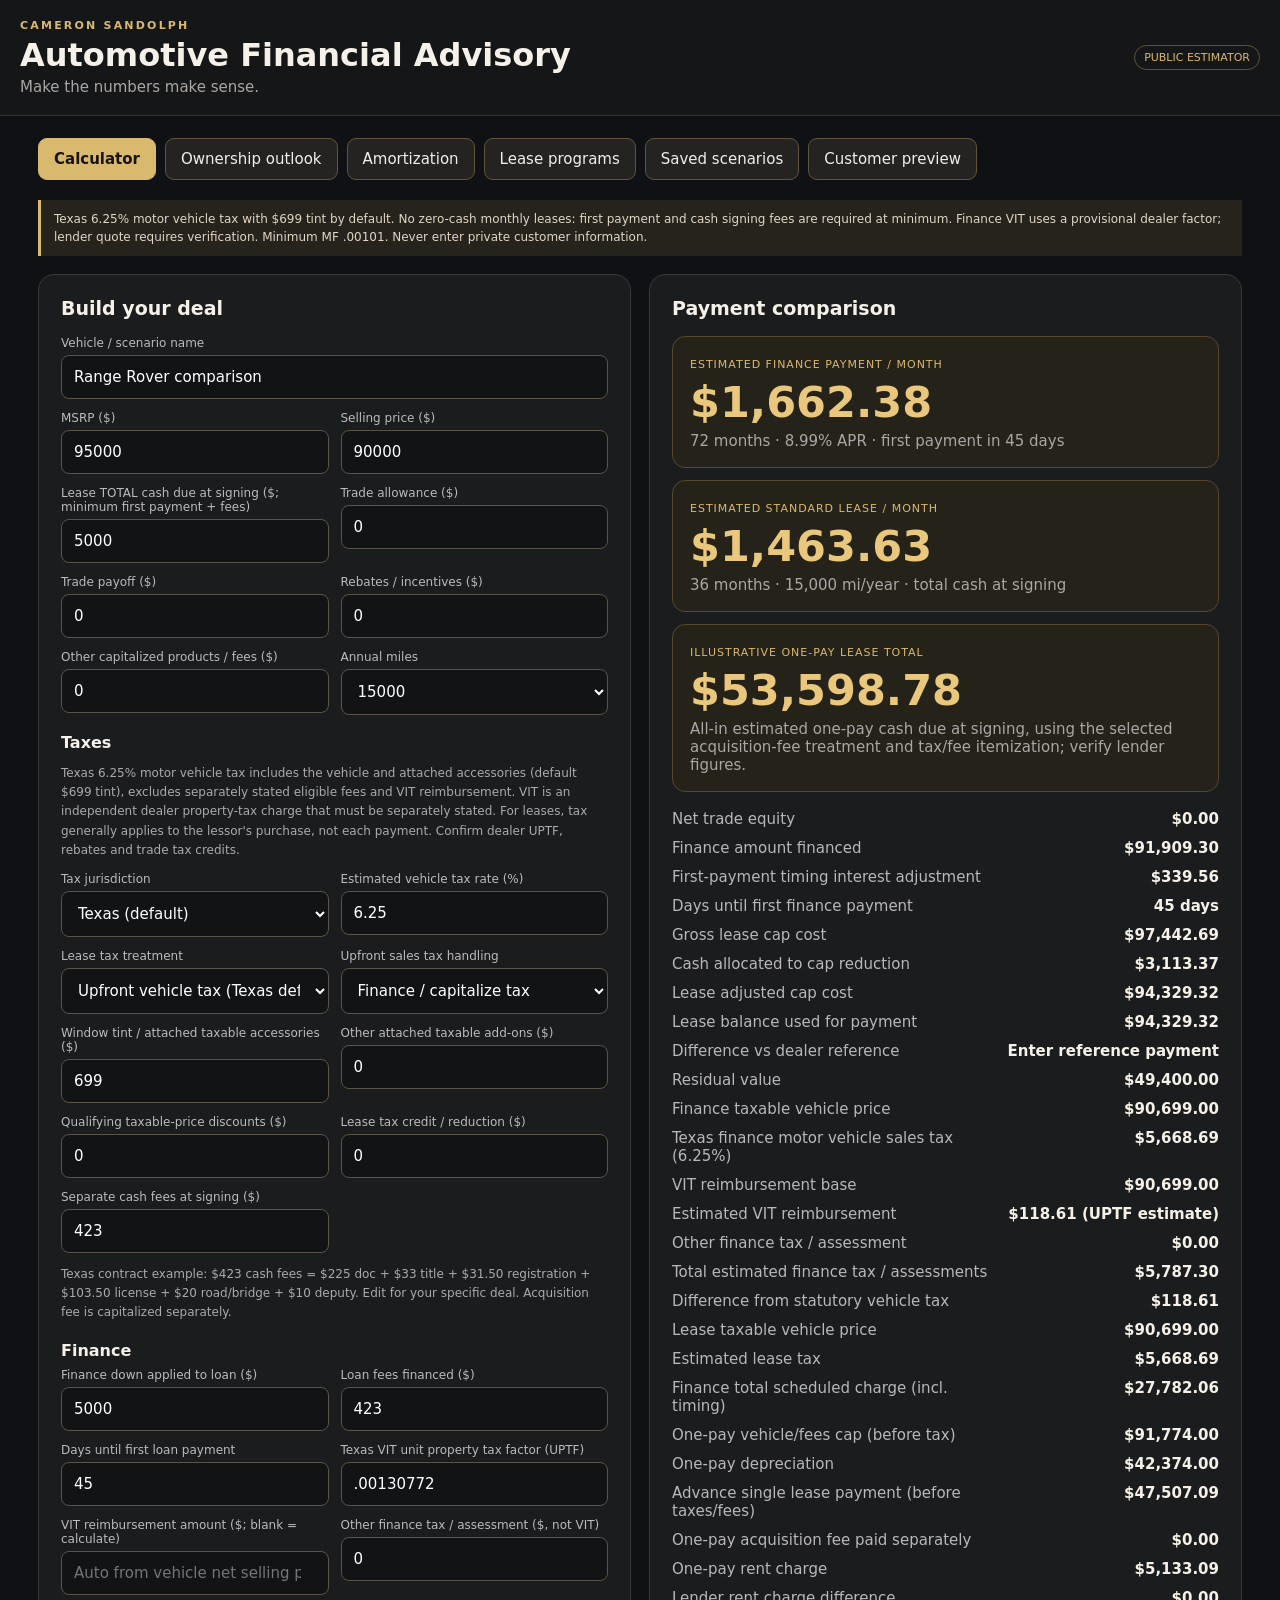
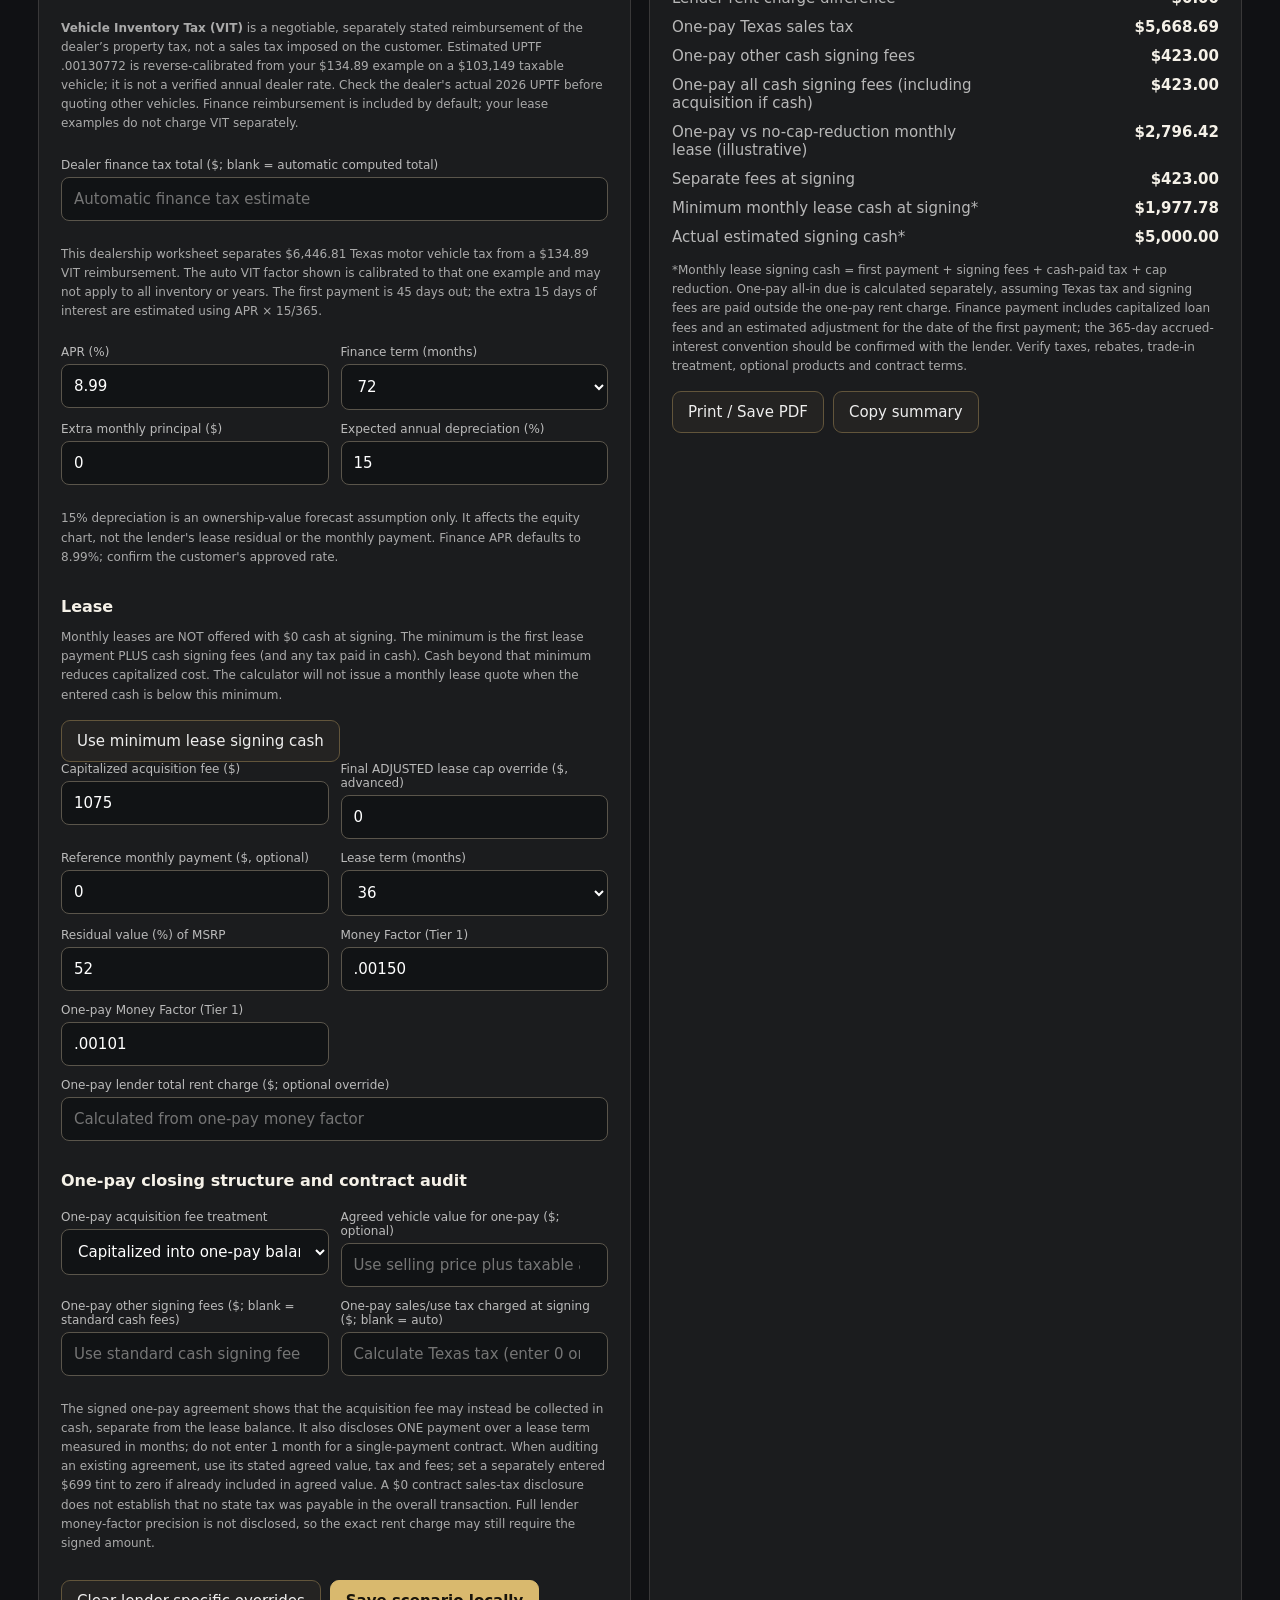
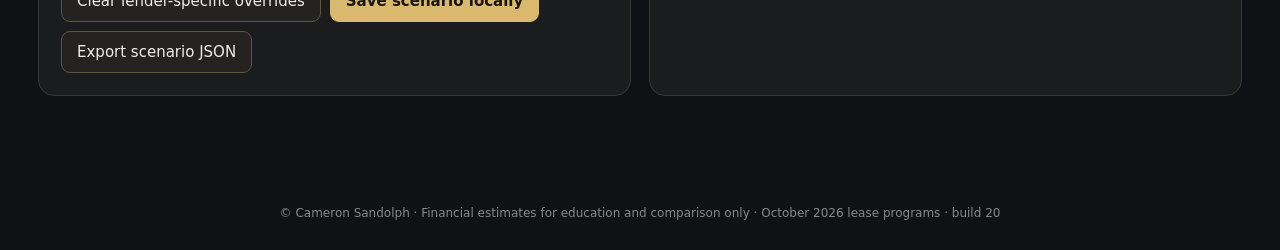
<file: index.html>
<!doctype html>
<html lang="en"><head><meta charset="utf-8"><meta name="viewport" content="width=device-width,initial-scale=1"><meta name="theme-color" content="#101114"><link rel="manifest" href="manifest.webmanifest"><title>Cameron Sandolph | Automotive Financial Advisory</title>
<style>
:root{font:15px system-ui,-apple-system,"Segoe UI",sans-serif;color:#f5f1e8;background:#101114;color-scheme:dark}*{box-sizing:border-box}body{margin:0}button,input,select{font:inherit}button{cursor:pointer}header{background:#151618;border-bottom:1px solid #39342b;padding:19px max(18px,calc((100vw - 1240px)/2));display:flex;justify-content:space-between;align-items:center;gap:14px}.eyebrow{font-size:11px;letter-spacing:.2em;color:#d9b96e;font-weight:800}h1{font-size:clamp(20px,2.8vw,32px);margin:4px 0}h2{font-size:19px;margin:0 0 17px}h3{font-size:16px;margin:18px 0 8px}.sub,.muted{color:#a8a7a4}main{max-width:1240px;margin:auto;padding:22px 18px 80px}.nav{display:flex;gap:9px;flex-wrap:wrap;margin-bottom:20px}.btn,.nav button{border:1px solid #62553b;background:#242322;color:#eee;border-radius:9px;padding:11px 15px}.btn.primary,.nav button.active{background:#d9b96e;color:#18140b;border-color:#d9b96e;font-weight:750}.btn:hover,.nav button:hover{filter:brightness(1.15)}.grid{display:grid;grid-template-columns:minmax(290px,1fr) minmax(300px,1fr);gap:18px}.card{background:#1b1c1e;border:1px solid #393839;border-radius:16px;padding:22px;min-width:0}.fields{display:grid;grid-template-columns:repeat(2,minmax(0,1fr));gap:12px}.field{display:block;min-width:0}.field>span{display:block;font-size:12px;color:#bbb;margin-bottom:5px}.field input,.field select{width:100%;background:#111315;border:1px solid #5a554b;border-radius:8px;padding:12px;color:#fff;min-width:0}.field input:focus,.field select:focus{outline:2px solid #d9b96e}.full{grid-column:1/-1}.metric{background:#252219;border:1px solid #55472d;border-radius:13px;padding:17px}.metric small{color:#d9b96e;font-size:11px;letter-spacing:.09em}.big{font-size:clamp(30px,4vw,43px);font-weight:800;color:#e9c77c;margin:5px 0}.stats{display:grid;grid-template-columns:1fr auto;gap:11px;margin-top:18px}.stats dt{color:#b8b8b8}.stats dd{margin:0;text-align:right;font-weight:650}.note{font-size:12px;line-height:1.6;color:#aaa}.warning{border-left:3px solid #d9b96e;padding:10px 13px;background:#26231d;color:#e0d6c5;font-size:12px;line-height:1.5}.actions{display:flex;gap:9px;flex-wrap:wrap;margin-top:15px}.hide{display:none!important}.chart{width:100%;height:auto;background:#141517;border:1px solid #353535;border-radius:10px}.legend{display:flex;gap:15px;flex-wrap:wrap;color:#aaa;font-size:12px}.dot{display:inline-block;width:9px;height:9px;border-radius:50%;margin-right:6px}.scroll{overflow:auto;max-height:360px}.tbl{border-collapse:collapse;width:100%;font-size:12px;white-space:nowrap}.tbl td,.tbl th{padding:9px;border-bottom:1px solid #393939;text-align:right}.tbl td:first-child,.tbl th:first-child{text-align:left}.pill{font-size:11px;padding:5px 9px;border:1px solid #5e523d;border-radius:20px;color:#d9b96e}footer{text-align:center;color:#888;font-size:12px;padding:30px}.view-customer .staff-only{display:none!important}@media(max-width:760px){header{padding:17px;align-items:start}.grid{grid-template-columns:1fr}.card{padding:17px}.fields{gap:10px}.nav button{flex:1}.stats{font-size:13px}}@media print{header,.nav,.actions,.staff-only,footer{display:none!important}body{background:white;color:black}.card,.metric{background:white;color:black;border:1px solid #aaa}.big{color:#333}.grid{display:block}.card{margin-bottom:16px}.note,.muted,.stats dt{color:#444}}
</style></head><body><header><div><div class="eyebrow">CAMERON SANDOLPH</div><h1>Automotive Financial Advisory</h1><div class="sub">Make the numbers make sense.</div></div><span class="pill" id="modeBadge">PUBLIC ESTIMATOR</span></header>
<main><nav class="nav"><button data-page="calculator" class="active">Calculator</button><button data-page="compare">Ownership outlook</button><button data-page="schedule">Amortization</button><button data-page="programs" class="staff-only">Lease programs</button><button data-page="saved" class="staff-only">Saved scenarios</button><button id="viewToggle" class="staff-only">Customer preview</button></nav>
<div class="warning" id="disclaimer">Texas 6.25% motor vehicle tax with $699 tint by default. No zero-cash monthly leases: first payment and cash signing fees are required at minimum. Finance VIT uses a provisional dealer factor; lender quote requires verification. Minimum MF .00101. Never enter private customer information.</div>
<section id="calculator" class="page" style="margin-top:18px"><div class="grid"><div class="card"><h2>Build your deal</h2><div class="fields">
<label class="field full"><span>Vehicle / scenario name</span><input id="name" value="Range Rover comparison"></label>
<label class="field"><span>MSRP ($)</span><input id="msrp" type="number" value="95000" min="0"></label>
<label class="field"><span>Selling price ($)</span><input id="price" type="number" value="90000" min="0"></label>
<label class="field"><span>Lease TOTAL cash due at signing ($; minimum first payment + fees)</span><input id="down" type="number" value="5000" min="0" step=".01"></label>
<label class="field"><span>Trade allowance ($)</span><input id="trade" type="number" value="0" min="0"></label>
<label class="field"><span>Trade payoff ($)</span><input id="payoff" type="number" value="0" min="0"></label>
<label class="field"><span>Rebates / incentives ($)</span><input id="rebates" type="number" value="0" min="0"></label>
<label class="field"><span>Other capitalized products / fees ($)</span><input id="fees" type="number" value="0" min="0"></label>
<label class="field"><span>Annual miles</span><select id="miles"><option>5000</option><option>7500</option><option>10000</option><option>12000</option><option selected>15000</option><option>20000</option><option>25000</option></select></label>
</div><h3>Taxes</h3><p class="note">Texas 6.25% motor vehicle tax includes the vehicle and attached accessories (default $699 tint), excludes separately stated eligible fees and VIT reimbursement. VIT is an independent dealer property-tax charge that must be separately stated. For leases, tax generally applies to the lessor's purchase, not each payment. Confirm dealer UPTF, rebates and trade tax credits.</p><div class="fields">
<label class="field"><span>Tax jurisdiction</span><select id="taxJurisdiction"><option value="tx">Texas (default)</option><option value="custom">Other state / custom</option></select></label><label class="field"><span>Estimated vehicle tax rate (%)</span><input id="taxRate" type="number" min="0" max="30" step=".01" value="6.25"></label>
<label class="field"><span>Lease tax treatment</span><select id="leaseTaxMode"><option value="upfront">Upfront vehicle tax (Texas default)</option><option value="monthly">Tax on each lease payment</option><option value="none">No lease tax calculated</option></select></label>
<label class="field"><span>Upfront sales tax handling</span><select id="taxHandling"><option value="capitalized">Finance / capitalize tax</option><option value="cash">Pay tax at signing</option></select></label>
<label class="field"><span>Window tint / attached taxable accessories ($)</span><input id="taxAccessories" type="number" min="0" step=".01" value="699"></label><label class="field"><span>Other attached taxable add-ons ($)</span><input id="taxableAddons" type="number" min="0" step=".01" value="0"></label>
<label class="field"><span>Qualifying taxable-price discounts ($)</span><input id="taxRebateDeduction" type="number" min="0" step=".01" value="0"></label>
<label class="field"><span>Lease tax credit / reduction ($)</span><input id="leaseTaxCredit" type="number" min="0" step=".01" value="0"></label><label class="field"><span>Separate cash fees at signing ($)</span><input id="upfront" type="number" value="423" min="0" step=".01"></label>
</div><p class="note">Texas contract example: $423 cash fees = $225 doc + $33 title + $31.50 registration + $103.50 license + $20 road/bridge + $10 deputy. Edit for your specific deal. Acquisition fee is capitalized separately.</p><h3>Finance</h3><div class="fields"><label class="field"><span>Finance down applied to loan ($)</span><input id="financeDown" type="number" value="5000" min="0" step=".01"></label>
<label class="field"><span>Loan fees financed ($)</span><input id="financeFees" type="number" value="423" min="0" step=".01"></label>
<label class="field"><span>Days until first loan payment</span><input id="financeFirstDays" type="number" value="45" min="0" max="120" step="1"></label>
<label class="field"><span>Texas VIT unit property tax factor (UPTF)</span><input id="vitFactor" type="number" min="0" max=".02" step=".00000001" value=".00130772"></label>
<label class="field"><span>VIT reimbursement amount ($; blank = calculate)</span><input id="vitOverride" type="number" min="0" step=".01" placeholder="Auto from vehicle net selling price"></label>
<label class="field"><span>Other finance tax / assessment ($, not VIT)</span><input id="financeAssessment" type="number" min="0" step=".01" value="0"></label>
<p class="note full"><strong>Vehicle Inventory Tax (VIT)</strong> is a negotiable, separately stated reimbursement of the dealer’s property tax, not a sales tax imposed on the customer. Estimated UPTF .00130772 is reverse-calibrated from your $134.89 example on a $103,149 taxable vehicle; it is not a verified annual dealer rate. Check the dealer's actual 2026 UPTF before quoting other vehicles. Finance reimbursement is included by default; your lease examples do not charge VIT separately.</p>
<label class="field full"><span>Dealer finance tax total ($; blank = automatic computed total)</span><input id="financeTaxOverride" type="number" min="0" step=".01" placeholder="Automatic finance tax estimate"></label>
<p class="note full">This dealership worksheet separates $6,446.81 Texas motor vehicle tax from a $134.89 VIT reimbursement. The auto VIT factor shown is calibrated to that one example and may not apply to all inventory or years. The first payment is 45 days out; the extra 15 days of interest are estimated using APR × 15/365.</p>
<label class="field"><span>APR (%)</span><input id="apr" type="number" value="8.99" min="0" step=".01"></label>
<label class="field"><span>Finance term (months)</span><select id="term"><option>36</option><option>48</option><option>60</option><option selected>72</option><option>75</option><option>84</option></select></label>
<label class="field"><span>Extra monthly principal ($)</span><input id="extra" type="number" value="0" min="0"></label>
<label class="field"><span>Expected annual depreciation (%)</span><input id="dep" type="number" value="15" min="0" max="80" step=".5"></label>
<p class="note full">15% depreciation is an ownership-value forecast assumption only. It affects the equity chart, not the lender's lease residual or the monthly payment. Finance APR defaults to 8.99%; confirm the customer's approved rate.</p>
</div><h3>Lease</h3><p class="note">Monthly leases are NOT offered with $0 cash at signing. The minimum is the first lease payment PLUS cash signing fees (and any tax paid in cash). Cash beyond that minimum reduces capitalized cost. The calculator will not issue a monthly lease quote when the entered cash is below this minimum.</p><div class="actions"><button class="btn" type="button" id="minLeaseCashBtn">Use minimum lease signing cash</button></div><div class="fields"><label class="field"><span>Capitalized acquisition fee ($)</span><input id="acquisition" type="number" value="1075" min="0" step=".01"></label><label class="field"><span>Final ADJUSTED lease cap override ($, advanced)</span><input id="worksheetCap" type="number" min="0" step=".01" value="0"></label><label class="field"><span>Reference monthly payment ($, optional)</span><input id="worksheetPayment" type="number" min="0" step=".01" value="0"></label>
<label class="field"><span>Lease term (months)</span><select id="leaseTerm"><option>24</option><option>33</option><option selected>36</option><option>39</option><option>42</option><option>48</option></select></label>
<label class="field"><span>Residual value (%) of MSRP</span><input id="rv" type="number" value="52" min="0" max="100" step=".1"></label>
<label class="field"><span>Money Factor (Tier 1)</span><input id="mf" type="number" value=".00150" min="0" step=".00001"></label>
<label class="field"><span>One-pay Money Factor (Tier 1)</span><input id="oneMf" type="number" value=".00101" min="0" step=".00001"></label>
<label class="field full"><span>One-pay lender total rent charge ($; optional override)</span><input id="onePayRentOverride" type="number" min="0" step=".01" placeholder="Calculated from one-pay money factor"></label>
<h3 class="full">One-pay closing structure and contract audit</h3>
<label class="field"><span>One-pay acquisition fee treatment</span><select id="onePayAcqMode"><option value="capitalized">Capitalized into one-pay balance (default)</option><option value="cash">Paid separately at signing</option></select></label>
<label class="field"><span>Agreed vehicle value for one-pay ($; optional)</span><input id="onePayAgreedValue" type="number" min="0" step=".01" placeholder="Use selling price plus taxable add-ons"></label>
<label class="field"><span>One-pay other signing fees ($; blank = standard cash fees)</span><input id="onePayFeesOverride" type="number" min="0" step=".01" placeholder="Use standard cash signing fees"></label>
<label class="field"><span>One-pay sales/use tax charged at signing ($; blank = auto)</span><input id="onePayTaxOverride" type="number" min="0" step=".01" placeholder="Calculate Texas tax (enter 0 only if contract says $0)"></label>
<p class="note full">The signed one-pay agreement shows that the acquisition fee may instead be collected in cash, separate from the lease balance. It also discloses ONE payment over a lease term measured in months; do not enter 1 month for a single-payment contract. When auditing an existing agreement, use its stated agreed value, tax and fees; set a separately entered $699 tint to zero if already included in agreed value. A $0 contract sales-tax disclosure does not establish that no state tax was payable in the overall transaction. Full lender money-factor precision is not disclosed, so the exact rent charge may still require the signed amount.</p>
</div><div class="actions staff-only"><button class="btn" id="clearOverridesBtn">Clear lender-specific overrides</button><button class="btn primary" id="saveBtn">Save scenario locally</button><button class="btn" id="exportBtn">Export scenario JSON</button></div></div>
<div class="card"><h2>Payment comparison</h2><div class="metric"><small>ESTIMATED FINANCE PAYMENT / MONTH</small><div class="big" id="financePayment">—</div><span class="muted" id="financeSub"></span></div><div style="height:12px"></div><div class="metric"><small>ESTIMATED STANDARD LEASE / MONTH</small><div class="big" id="leasePayment">—</div><span class="muted" id="leaseSub"></span></div><div style="height:12px"></div><div class="metric"><small>ILLUSTRATIVE ONE-PAY LEASE TOTAL</small><div class="big" id="onePay">—</div><span class="muted">All-in estimated one-pay cash due at signing, using the selected acquisition-fee treatment and tax/fee itemization; verify lender figures.</span></div>
<p id="overrideWarning" class="warning hide"></p><dl class="stats"><dt>Net trade equity</dt><dd id="equity">—</dd><dt>Finance amount financed</dt><dd id="financed">—</dd>
<dt>First-payment timing interest adjustment</dt><dd id="financeInterestAdjustment">—</dd>
<dt>Days until first finance payment</dt><dd id="financeFirstDaysResult">—</dd><dt>Gross lease cap cost</dt><dd id="grossCap">—</dd><dt>Cash allocated to cap reduction</dt><dd id="capReduction">—</dd><dt>Lease adjusted cap cost</dt><dd id="cap">—</dd><dt>Lease balance used for payment</dt><dd id="leaseCapUsed">—</dd><dt>Difference vs dealer reference</dt><dd id="worksheetDifference">—</dd><dt>Residual value</dt><dd id="residual">—</dd><dt>Finance taxable vehicle price</dt><dd id="financeTaxBase">—</dd>
<dt>Texas finance motor vehicle sales tax (6.25%)</dt><dd id="statutoryFinanceTax">—</dd>
<dt>VIT reimbursement base</dt><dd id="vitBase">—</dd>
<dt>Estimated VIT reimbursement</dt><dd id="vitAmount">—</dd>
<dt>Other finance tax / assessment</dt><dd id="financeAssessmentResult">—</dd>
<dt>Total estimated finance tax / assessments</dt><dd id="financeTax">—</dd><dt>Difference from statutory vehicle tax</dt><dd id="financeTaxDifference">—</dd>
<dt>Lease taxable vehicle price</dt><dd id="leaseTaxBase">—</dd><dt>Estimated lease tax</dt><dd id="leaseTax">—</dd><dt>Finance total scheduled charge (incl. timing)</dt><dd id="interest">—</dd><dt>One-pay vehicle/fees cap (before tax)</dt><dd id="onePayCap">—</dd>
<dt>One-pay depreciation</dt><dd id="onePayDepreciation">—</dd>
<dt>Advance single lease payment (before taxes/fees)</dt><dd id="onePayBasePayment">—</dd>
<dt>One-pay acquisition fee paid separately</dt><dd id="onePayAcqCash">—</dd>
<dt>One-pay rent charge</dt><dd id="onePayRent">—</dd>
<dt>Lender rent charge difference</dt><dd id="onePayRentVariance">—</dd>
<dt>One-pay Texas sales tax</dt><dd id="onePayTax">—</dd>
<dt>One-pay other cash signing fees</dt><dd id="onePayOtherFees">—</dd>
<dt>One-pay all cash signing fees (including acquisition if cash)</dt><dd id="onePayFees">—</dd>
<dt>One-pay vs no-cap-reduction monthly lease (illustrative)</dt><dd id="oneSavings">—</dd><dt>Separate fees at signing</dt><dd id="upfrontFees">—</dd><dt>Minimum monthly lease cash at signing*</dt><dd id="minimumLeaseCash">—</dd><dt>Actual estimated signing cash*</dt><dd id="due">—</dd></dl><p id="cashWarning" class="warning hide"></p><p class="note">*Monthly lease signing cash = first payment + signing fees + cash-paid tax + cap reduction. One-pay all-in due is calculated separately, assuming Texas tax and signing fees are paid outside the one-pay rent charge. Finance payment includes capitalized loan fees and an estimated adjustment for the date of the first payment; the 365-day accrued-interest convention should be confirmed with the lender. Verify taxes, rebates, trade-in treatment, optional products and contract terms.</p><div class="actions"><button class="btn" onclick="window.print()">Print / Save PDF</button><button class="btn" id="copyBtn">Copy summary</button></div></div></div></section>
<section id="compare" class="page hide" style="margin-top:18px"><div class="card"><h2>Ownership outlook</h2><p class="muted">Illustrative estimated vehicle value compared with finance balance. Depreciation is an assumption, not a vehicle appraisal.</p><svg class="chart" id="equityChart" viewBox="0 0 700 320" role="img" aria-label="Vehicle value and loan balance chart"></svg><div class="legend"><span><i class="dot" style="background:#d9b96e"></i>Estimated vehicle value</span><span><i class="dot" style="background:#70a5c7"></i>Remaining loan balance</span></div><dl class="stats"><dt>Estimated value at finance term end</dt><dd id="endValue">—</dd><dt>Estimated equity at lease term end (if financed)</dt><dd id="leaseEquity">—</dd><dt>Break-even equity month (if reached)</dt><dd id="breakEven">—</dd></dl></div></section>
<section id="schedule" class="page hide" style="margin-top:18px"><div class="card"><h2>Loan amortization schedule</h2><p class="muted">Includes optional extra principal payments. Estimated fees and taxes entered as upfront are not financed.</p><div class="actions"><button class="btn" id="csvBtn">Export CSV</button></div><div class="scroll"><table class="tbl"><thead><tr><th>Month</th><th>Payment</th><th>Principal</th><th>Interest</th><th>Balance</th></tr></thead><tbody id="scheduleBody"></tbody></table></div></div></section>
<section id="programs" class="page hide staff-only" style="margin-top:18px"><div class="card"><h2>Tier 1 lease program importer</h2><p class="warning">CSV files are read locally in your browser. Nothing is uploaded to a server. This is a convenience importer, not lender verification. Check the source document, program dates, model eligibility, and rate accuracy before quoting. This interface is not access-controlled; do not put confidential program documents in a public repository.</p><p class="muted">Import a CSV with these column headings: <code>model,term,miles,residual,standard_mf,one_pay_mf</code>. Optional: <code>year,trim,effective,expires</code>. Residual is a percentage of MSRP. Money factors must already include your dealer markup.</p><div class="actions"><button class="btn" id="templateBtn">Download CSV template</button><button class="btn primary" id="chooseProgram">Choose CSV file</button><input id="programFile" type="file" accept=".csv,text/csv" hidden></div><p id="programStatus" class="muted">Loading October 2026 JLR rates…</p><label class="field"><span>Filter models and trims</span><input id="programFilter" placeholder="e.g. 2027 Range Rover Sport P400"></label><p class="note">October 2026 contract dates: October 1–November 2, 2026. Funding deadline: November 9, 2026. Source rates are already marked up. 15,000-mile base residuals; mileage adjustments apply automatically when selected.</p><div class="scroll"><table class="tbl"><thead><tr><th>Model / trim</th><th>Term</th><th>Miles</th><th>Residual</th><th>Standard MF</th><th>One-pay MF</th><th>Action</th></tr></thead><tbody id="programRows"></tbody></table></div></div></section><section id="saved" class="page hide" style="margin-top:18px"><div class="card"><h2>Saved scenarios</h2><p class="warning">Saved scenarios remain only in this browser's local storage. They are not private cloud proposals, synced records, or secure customer files. Avoid entering personally identifiable customer information.</p><div id="savedList"></div><div class="actions"><button class="btn" id="backupBtn">Download backup JSON</button><button class="btn" id="importBtn">Import backup</button><input type="file" accept=".json,application/json" id="importFile" hidden></div></div></section>
</main><footer>© Cameron Sandolph · Financial estimates for education and comparison only · October 2026 lease programs · build 20</footer>
<script>
'use strict';
const ids=['name','msrp','price','down','trade','payoff','rebates','fees','upfront','taxRate','taxJurisdiction','taxAccessories','leaseTaxCredit','leaseTaxMode','taxHandling','miles','apr','term','extra','dep','leaseTerm','rv','mf','oneMf','worksheetCap','worksheetPayment','acquisition','financeDown','financeFees','financeFirstDays','financeTaxOverride','onePayRentOverride','taxableAddons','taxRebateDeduction','financeAssessment','vitFactor','vitOverride','onePayAcqMode','onePayAgreedValue','onePayFeesOverride','onePayTaxOverride'];
const $=id=>document.getElementById(id),num=id=>Math.max(0,Number($(id).value)||0),money=n=>Number.isFinite(n)?new Intl.NumberFormat('en-US',{style:'currency',currency:'USD'}).format(n):'—';
let rows=[],state={},last={},customer=false;
function inputs(){return Object.fromEntries(ids.map(id=>[id,$(id).value]))}
function restore(data){ids.forEach(id=>{if(Object.hasOwn(data,id))$(id).value=data[id]});calculate()}
function compute(){
const round=x=>Math.round((x+Number.EPSILON)*100)/100;
const msrp=num('msrp'),price=num('price'),cash=num('down'),financeDown=num('financeDown'),financeFees=num('financeFees'),firstDays=Math.min(120,num('financeFirstDays')),equity=num('trade')-num('payoff'),rebates=num('rebates'),fees=num('fees'),acquisition=num('acquisition'),accessories=num('taxAccessories'),upfront=num('upfront'),term=num('term')||72,leaseTerm=num('leaseTerm')||36,annualApr=num('apr')/100,apr=annualApr/12,extra=num('extra'),dep=Math.min(80,num('dep'))/100;
const taxRate=Math.min(30,num('taxRate'))/100,leaseTaxMode=$('leaseTaxMode').value,taxHandling=$('taxHandling').value,taxCash=taxHandling==='cash',taxableAddons=num('taxableAddons'),taxRebateDeduction=num('taxRebateDeduction'),financeAssessment=num('financeAssessment'),vehicleValue=price+accessories+taxableAddons;
const financeTaxBase=Math.max(0,round(vehicleValue-taxRebateDeduction-num('trade')));
const leaseTaxBase=Math.max(0,round(vehicleValue-taxRebateDeduction));
const standardFinanceTax=round(financeTaxBase*taxRate);
const vitBase=Math.max(0,round(vehicleValue-taxRebateDeduction));
const vitFactor=Math.min(.02,num('vitFactor'));
const vitManual=$('vitOverride').value.trim()!=='';
const vitAmount=vitManual?num('vitOverride'):round(vitBase*vitFactor);
const financeTaxManual=$('financeTaxOverride').value.trim()!=='';
const financeTax=financeTaxManual?num('financeTaxOverride'):round(standardFinanceTax+vitAmount+financeAssessment);
const financeAssessmentApplied=financeTaxManual?0:financeAssessment,financeTaxDifference=round(financeTax-standardFinanceTax);
const leaseTax=leaseTaxMode==='upfront'?round(Math.max(0,leaseTaxBase*taxRate-num('leaseTaxCredit'))):0;
const leaseCashTax=taxCash?leaseTax:0,grossCap=round(vehicleValue+fees+acquisition+(taxCash?0:leaseTax)),preCashCap=Math.max(0,round(grossCap-equity-rebates));
const financed=Math.max(0,round(vehicleValue+fees+financeFees+(taxCash?0:financeTax)-financeDown-equity-rebates)),rv=Math.min(100,num('rv'))/100,residual=round(msrp*rv),mf=Math.max(.00101,num('mf')),oneMf=Math.max(.00101,num('oneMf'));
const extraDays=firstDays-30,financeInterestAdjustment=round(financed*annualApr*extraDays/365),openingFinanceBalance=Math.max(0,financed+financeInterestAdjustment);
const payment=openingFinanceBalance===0?0:apr>0?openingFinanceBalance*apr/(1-Math.pow(1+apr,-term)):openingFinanceBalance/term;
const alpha=1/leaseTerm+mf,mult=leaseTaxMode==='monthly'?1+taxRate:1,payAtCap=c=>(c-residual)/leaseTerm+(c+residual)*mf,available=cash-upfront-leaseCashTax,override=num('worksheetCap');
const minimumLeaseSigningCash=round(Math.max(0,payAtCap(preCashCap))*mult+upfront+leaseCashTax);
let capReduction=0,leaseCap,leasePayment;
if(override>0){
 leaseCap=round(override);
 capReduction=Math.max(0,round(preCashCap-leaseCap));
 leasePayment=round(Math.max(0,payAtCap(leaseCap))*mult);
}else{
 const target=(payAtCap(preCashCap)-alpha*available)*mult/(1-alpha*mult);
 if(target>=0&&available+0.005>=target){
  leasePayment=round(target);
  capReduction=Math.max(0,round(available-leasePayment));
  leaseCap=Math.max(0,round(preCashCap-capReduction));
  leasePayment=round(Math.max(0,payAtCap(leaseCap))*mult);
  capReduction=Math.max(0,round(available-leasePayment));
  leaseCap=Math.max(0,round(preCashCap-capReduction));
  leasePayment=round(Math.max(0,payAtCap(leaseCap))*mult);
 }else{
  leaseCap=preCashCap;
  leasePayment=round(Math.max(0,payAtCap(leaseCap))*mult);
 }
}
const activeManualOverrides=['worksheetCap','financeTaxOverride','onePayRentOverride','vitOverride','onePayAgreedValue','onePayFeesOverride','onePayTaxOverride'].filter(id=>$(id).value.trim()!==''&&Number($(id).value)>0);
const actualCashDue=round(leasePayment+upfront+leaseCashTax+capReduction),missingCash=Math.max(0,round(actualCashDue-cash));
const leaseQuoteAllowed=cash+0.005>=minimumLeaseSigningCash&&missingCash<=0;
const monthlyLeaseTax=leaseTaxMode==='monthly'?round(Math.max(0,payAtCap(leaseCap))*taxRate):0;
const onePayAgreedManual=$('onePayAgreedValue').value.trim()!=='';
const onePayVehicleValue=onePayAgreedManual?num('onePayAgreedValue'):vehicleValue;
const onePayAcquisitionCash=$('onePayAcqMode').value==='cash'?acquisition:0;
const onePayCap=Math.max(0,round(onePayVehicleValue+fees+(acquisition-onePayAcquisitionCash)-equity-rebates));
const onePayDepreciation=round(onePayCap-residual);
const onePayRentCalculated=round((onePayCap+residual)*oneMf*leaseTerm);
const onePayRentManual=$('onePayRentOverride').value.trim()!=='';
const onePayRent=onePayRentManual?num('onePayRentOverride'):onePayRentCalculated;
const onePayRentVariance=round(onePayRent-onePayRentCalculated);
const onePayTaxManual=$('onePayTaxOverride').value.trim()!=='';
const onePayTaxCalculated=leaseTaxMode==='upfront'?leaseTax:leaseTaxMode==='monthly'?round(Math.max(0,onePayDepreciation+onePayRent)*taxRate):0;
const onePayTax=onePayTaxManual?num('onePayTaxOverride'):onePayTaxCalculated;
const onePayOtherFees=$('onePayFeesOverride').value.trim()!==''?num('onePayFeesOverride'):upfront;
const onePayFees=round(onePayOtherFees+onePayAcquisitionCash);
const onePayBasePayment=round(onePayDepreciation+onePayRent);
const onePay=round(onePayBasePayment+onePayTax+onePayFees);
const noCapReductionMonthlyTotal=round(Math.max(0,payAtCap(preCashCap))*mult*leaseTerm+upfront);
const oneSavings=round(noCapReductionMonthlyTotal-onePay);
const schedule=[];let balance=openingFinanceBalance,totalInterest=0;
for(let m=1;m<=term&&balance>.005;m++){const interest=balance*apr,actual=Math.min(balance+interest,payment+extra),principal=Math.max(0,actual-interest);balance=Math.max(0,balance-principal);totalInterest+=interest;schedule.push({m,payment:actual,principal,interest,balance})}
const totalFinanceCharge=extra===0?round(round(payment)*term-financed):round(schedule.reduce((sum,row)=>sum+row.payment,0)-financed);
return {msrp,price,down:cash,equity,rebates,fees,upfront,term,leaseTerm,dep,cap:leaseCap,grossCap,capReduction,leaseCap,financed,residual,payment,leasePayment,onePay,onePayCap,onePayDepreciation,onePayBasePayment,onePayAcquisitionCash,onePayOtherFees,onePayRent,onePayRentVariance,onePayTax,onePayFees,oneSavings,schedule,totalInterest,totalFinanceCharge,financeTax,financeTaxBase,leaseTaxBase,vitBase,vitAmount,vitFactor,vitManual,financeAssessment:financeAssessmentApplied,financeTaxDifference,standardFinanceTax,financeTaxManual,financeInterestAdjustment,firstDays,openingFinanceBalance,leaseTax,monthlyLeaseTax,taxCash,leaseTaxMode,actualCashDue,missingCash,minimumLeaseSigningCash,leaseQuoteAllowed,overrideActive:override>0,activeManualOverrides};
}
function calculate(){
last=compute();const d=last;
$('overrideWarning').classList.toggle('hide',d.activeManualOverrides.length===0);
$('overrideWarning').textContent=d.activeManualOverrides.length?('Manual lender-specific override active: '+d.activeManualOverrides.join(', ')+'. These values apply ONLY to the current vehicle/deal. Clear before quoting another scenario.'):'';
$('financePayment').textContent=money(d.payment);$('leasePayment').textContent=d.leaseQuoteAllowed?money(d.leasePayment):'Not quotable';$('onePay').textContent=money(d.onePay);
$('financeSub').textContent=d.term+' months · '+num('apr').toFixed(2)+'% APR · first payment in '+d.firstDays+' days';
$('leaseSub').textContent=d.leaseQuoteAllowed?(d.leaseTerm+' months · '+num('miles').toLocaleString()+' mi/year'+(d.overrideActive?' · manual cap override':' · total cash at signing')):('Minimum '+money(d.minimumLeaseSigningCash)+' due at signing; no $0-cash lease quotes');
$('leaseCapUsed').textContent=money(d.leaseCap);$('worksheetDifference').textContent=!d.leaseQuoteAllowed?'Not quotable':num('worksheetPayment')?money(d.leasePayment-num('worksheetPayment')):'Enter reference payment';
$('equity').textContent=money(d.equity);$('financed').textContent=money(d.financed);
$('financeInterestAdjustment').textContent=money(d.financeInterestAdjustment);
$('financeFirstDaysResult').textContent=d.firstDays+' days';
$('onePayCap').textContent=money(d.onePayCap);$('onePayDepreciation').textContent=money(d.onePayDepreciation);$('onePayBasePayment').textContent=money(d.onePayBasePayment);$('onePayAcqCash').textContent=money(d.onePayAcquisitionCash);$('onePayOtherFees').textContent=money(d.onePayOtherFees);$('onePayRent').textContent=money(d.onePayRent);$('onePayRentVariance').textContent=money(d.onePayRentVariance);
$('onePayTax').textContent=money(d.onePayTax);$('onePayFees').textContent=money(d.onePayFees);
$('grossCap').textContent=money(d.grossCap);
$('capReduction').textContent=money(d.capReduction);$('cap').textContent=money(d.cap);$('residual').textContent=money(d.residual);
$('interest').textContent=money(d.totalFinanceCharge);$('financeTaxBase').textContent=money(d.financeTaxBase);$('leaseTaxBase').textContent=money(d.leaseTaxBase);$('statutoryFinanceTax').textContent=money(d.standardFinanceTax);$('vitBase').textContent=money(d.vitBase);$('vitAmount').textContent=money(d.vitAmount)+(d.vitManual?' (entered)':' (UPTF estimate)');$('financeAssessmentResult').textContent=money(d.financeAssessment);$('financeTax').textContent=money(d.financeTax);$('financeTaxDifference').textContent=money(d.financeTaxDifference);
$('leaseTax').textContent=d.leaseTaxMode==='monthly'?money(d.monthlyLeaseTax)+'/mo':money(d.leaseTax);
$('oneSavings').textContent=money(d.oneSavings);$('upfrontFees').textContent=money(d.upfront);$('minimumLeaseCash').textContent=money(d.minimumLeaseSigningCash);$('due').textContent=money(d.actualCashDue);
$('cashWarning').classList.toggle('hide',d.leaseQuoteAllowed&&!d.overrideActive);
$('cashWarning').textContent=!d.leaseQuoteAllowed?('No monthly lease quote at '+money(num('down'))+' signing cash. Minimum is '+money(d.minimumLeaseSigningCash)+' (first monthly payment + cash fees'+(d.taxCash?' + cash-paid tax':'')+'). Increase cash to at least this minimum.'):'Manual adjusted cap override active: displayed signing cash may differ from input.';
rows=d.schedule;$('scheduleBody').innerHTML=rows.map(x=>'<tr><td>'+x.m+'</td><td>'+money(x.payment)+'</td><td>'+money(x.principal)+'</td><td>'+money(x.interest)+'</td><td>'+money(x.balance)+'</td></tr>').join('');
drawChart(d);
}
function drawChart(d){const n=Math.max(d.term,d.leaseTerm),points=[],balances=[d.financed,...d.schedule.map(x=>x.balance)];for(let m=0;m<=n;m++){const value=d.msrp*Math.pow(1-d.dep,m/12);const bal=m<balances.length?balances[m]:0;points.push({m,value,bal})}const max=Math.max(1,...points.map(p=>Math.max(p.value,p.bal)))*1.12;const px=m=>45+610*m/n,py=v=>275-235*v/max;const line=key=>points.map((p,i)=>(i?'L':'M')+px(p.m).toFixed(1)+','+py(p[key]).toFixed(1)).join(' ');const axes=[0,.25,.5,.75,1].map(f=>'<line x1="45" x2="655" y1="'+py(max*f)+'" y2="'+py(max*f)+'" stroke="#343638"/><text x="39" y="'+(py(max*f)+4)+'" fill="#a5a5a5" text-anchor="end" font-size="11">'+Math.round(max*f/1000)+'k</text>').join('');$('equityChart').innerHTML=axes+'<path d="'+line('value')+'" stroke="#d9b96e" stroke-width="3" fill="none"/><path d="'+line('bal')+'" stroke="#70a5c7" stroke-width="3" fill="none"/><text x="45" y="302" fill="#aaa" font-size="12">Month 0</text><text x="655" y="302" text-anchor="end" fill="#aaa" font-size="12">Month '+n+'</text>';const at=m=>points[Math.min(m,points.length-1)];$('endValue').textContent=money(d.msrp*Math.pow(1-d.dep,d.term/12));$('leaseEquity').textContent=money(at(d.leaseTerm).value-at(d.leaseTerm).bal);const cross=points.find(p=>p.m>0&&p.value>=p.bal);$('breakEven').textContent=cross?'Month '+cross.m:'Not reached in selected period'}
function download(name,content,type){const url=URL.createObjectURL(new Blob([content],{type}));const a=document.createElement('a');a.href=url;a.download=name;a.click();setTimeout(()=>URL.revokeObjectURL(url),1000)}
function store(){try{return JSON.parse(localStorage.getItem('cs-advisor-scenarios')||'[]')}catch{return []}}
function writeStore(a){localStorage.setItem('cs-advisor-scenarios',JSON.stringify(a))}
function renderSaved(){const list=store();$('savedList').replaceChildren();if(!list.length){$('savedList').textContent='No saved scenarios yet.';return}list.forEach((s,i)=>{const div=document.createElement('div');div.className='card';div.style.margin='10px 0';const title=document.createElement('strong');title.textContent=s.name||'Untitled scenario';const meta=document.createElement('p');meta.className='muted';meta.textContent=s.date+' · '+money(Number(s.price)||0);const load=document.createElement('button');load.className='btn primary';load.textContent='Load';load.onclick=()=>{restore(s.data);showPage('calculator')};const del=document.createElement('button');del.className='btn';del.textContent='Delete';del.style.marginLeft='8px';del.onclick=()=>{if(confirm('Delete this saved scenario?')){list.splice(i,1);writeStore(list);renderSaved()}};div.append(title,meta,load,del);$('savedList').append(div)})}
function showPage(page){document.querySelectorAll('.page').forEach(e=>e.classList.toggle('hide',e.id!==page));document.querySelectorAll('[data-page]').forEach(e=>e.classList.toggle('active',e.dataset.page===page));if(page==='saved')renderSaved()}
document.querySelectorAll('[data-page]').forEach(b=>b.onclick=()=>showPage(b.dataset.page));
ids.forEach(id=>$(id).addEventListener('input',calculate));
$('minLeaseCashBtn').onclick=()=>{$('down').value=last.minimumLeaseSigningCash.toFixed(2);calculate()};
$('clearOverridesBtn').onclick=()=>{['worksheetCap','worksheetPayment','financeTaxOverride','onePayRentOverride','vitOverride','onePayAgreedValue','onePayFeesOverride','onePayTaxOverride'].forEach(id=>$(id).value='');$('onePayAcqMode').value='capitalized';calculate()};['mf','oneMf'].forEach(id=>$(id).addEventListener('change',()=>{if(num(id)<.00101)$(id).value='.00101';calculate()}));
$('saveBtn').onclick=()=>{const a=store();a.unshift({name:$('name').value,date:new Date().toLocaleDateString(),price:$('price').value,data:inputs()});writeStore(a.slice(0,50));alert('Saved in this browser only.')};
$('exportBtn').onclick=()=>download('auto-advisor-scenario.json',JSON.stringify({version:1,data:inputs()},null,2),'application/json');
$('backupBtn').onclick=()=>download('auto-advisor-backup.json',JSON.stringify(store(),null,2),'application/json');
$('importBtn').onclick=()=>$('importFile').click();
$('importFile').onchange=async e=>{try{const data=JSON.parse(await e.target.files[0].text());if(!Array.isArray(data)||data.some(x=>!x.data||typeof x.data!=='object'))throw Error('Invalid backup');writeStore(data.slice(0,50));renderSaved()}catch{alert('Could not import this backup.')}e.target.value=''};
$('csvBtn').onclick=()=>download('amortization.csv','Month,Payment,Principal,Interest,Balance\n'+rows.map(x=>[x.m,x.payment.toFixed(2),x.principal.toFixed(2),x.interest.toFixed(2),x.balance.toFixed(2)].join(',')).join('\n'),'text/csv');
$('copyBtn').onclick=()=>{const d=last;if(!d.leaseQuoteAllowed){alert('A monthly lease quote requires at least '+money(d.minimumLeaseSigningCash)+' due at signing. Increase the lease cash amount before copying a combined quote.');return}const s='Automotive estimate: '+$('name').value+'\nFinance: '+money(d.payment)+'/mo for '+d.term+' months\nLease: '+money(d.leasePayment)+'/mo for '+d.leaseTerm+' months\nOne-pay lease all-in cash due: '+money(d.onePay)+'\nEstimated monthly-lease cash at signing: '+money(d.actualCashDue)+'\nIncludes modeled taxes and fees; lender verification required.';navigator.clipboard?.writeText(s).then(()=>alert('Summary copied')).catch(()=>prompt('Copy summary:',s))||prompt('Copy summary:',s)};
$('viewToggle').onclick=()=>{customer=!customer;document.body.classList.toggle('view-customer',customer);$('viewToggle').textContent=customer?'Exit customer preview':'Customer preview';$('modeBadge').textContent=customer?'CUSTOMER PREVIEW':'PUBLIC ESTIMATOR';showPage('calculator')};

const csvHeaders=['model','term','miles','residual','standard_mf','one_pay_mf'];
let programData=[];
function csvParse(text){const records=[];let record=[],field='',quoted=false;for(let i=0;i<text.length;i++){const c=text[i];if(c==='"'){if(quoted&&text[i+1]==='"'){field+='"';i++}else quoted=!quoted}else if(c===','&&!quoted){record.push(field);field=''}else if((c==='\n'||c==='\r')&&!quoted){if(c==='\r'&&text[i+1]==='\n')i++;record.push(field);field='';if(record.some(x=>x.trim()))records.push(record);record=[]}else field+=c}if(quoted)throw Error('Unclosed quoted CSV field');record.push(field);if(record.some(x=>x.trim()))records.push(record);return records}
function parsePrograms(raw){const records=csvParse(raw.replace(/^\uFEFF/,''));if(records.length<2)throw Error('No program rows found');const header=records.shift().map(x=>x.trim().toLowerCase());for(const h of csvHeaders)if(!header.includes(h))throw Error('Missing column: '+h);const data=records.map((cells,index)=>{const p=Object.fromEntries(header.map((h,i)=>[h,(cells[i]||'').trim()]));const term=Number(p.term),miles=Number(p.miles),residual=Number(p.residual),standard=Number(p.standard_mf),one=Number(p.one_pay_mf);if(!p.model||!Number.isInteger(term)||term<12||term>84||!Number.isFinite(miles)||miles<0||!p.residual||residual<0||residual>100||!p.standard_mf||standard<0||standard>.05||!p.one_pay_mf||one<0||one>.05)throw Error('Invalid numeric field or missing model at CSV row '+(index+2));return {...p,term,miles,residual,standard_mf:standard,one_pay_mf:one}});return data}
function renderPrograms(){const tbody=$('programRows');tbody.replaceChildren();const filter=($('programFilter')?.value||'').toLowerCase().trim();programData.filter(p=>(p.year+' '+p.model+' '+p.trim+' '+p.term).toLowerCase().includes(filter)).forEach((p,i)=>{const tr=document.createElement('tr');[[(p.year||'')+' '+p.model+' '+(p.trim||''),p.term,p.miles,p.residual+'%',Math.max(.00101,p.standard_mf).toFixed(5),Math.max(.00101,p.one_pay_mf).toFixed(5)]].forEach(values=>values.forEach(v=>{const td=document.createElement('td');td.textContent=v;tr.append(td)}));const td=document.createElement('td'),b=document.createElement('button');b.className='btn primary';b.textContent='Apply';b.onclick=()=>{if(!confirm('Verify October 2026 program eligibility, contract dates and any subvention restrictions. Apply supplied Tier 1 rates without additional markup?'))return;$('name').value=[p.year,p.model,p.trim].filter(Boolean).join(' ');$('leaseTerm').value=String(p.term);if($('leaseTerm').value!==String(p.term)){alert('This term is not available in the calculator. Add the term before applying.');return}const chosenMiles=Number($('miles').value);const bumps={15000:0,12000:2,10000:3,7500:4,5000:5};if(!(chosenMiles in bumps)){alert('Select a supported annual mileage: 5k, 7.5k, 10k, 12k or 15k.');return}$('rv').value=p.residual+bumps[chosenMiles];$('mf').value=Math.max(.00101,p.standard_mf).toFixed(5);$('oneMf').value=Math.max(.00101,p.one_pay_mf).toFixed(5);
['worksheetCap','worksheetPayment','financeTaxOverride','onePayRentOverride','vitOverride','onePayAgreedValue','onePayFeesOverride','onePayTaxOverride'].forEach(id=>$(id).value='');$('onePayAcqMode').value='capitalized';
$('financeAssessment').value='0';
calculate();showPage('calculator')};td.append(b);tr.append(td);tbody.append(tr)})}
$('chooseProgram').onclick=()=>$('programFile').click();
$('programFile').onchange=async e=>{const file=e.target.files[0];if(!file)return;try{const data=parsePrograms(await file.text());programData=data;renderPrograms();$('programStatus').textContent=data.length+' rows loaded in memory. No rates applied until you select a row.'}catch(err){$('programStatus').textContent='Import failed: '+err.message}e.target.value=''};

$('programFilter').addEventListener('input',renderPrograms);
async function loadJlrPrograms(){try{const response=await fetch('./jlr-october-2026.json?v=20261016-7',{cache:'no-store'});if(!response.ok)throw Error('HTTP '+response.status);const d=await response.json();if(d.rows.length!==69||d.terms.length!==6)throw Error('Unexpected rate table size');programData=d.rows.flatMap(row=>row.rates.map((rate,i)=>({year:row.year,model:row.model,trim:row.trim,mrm:row.mrm,term:d.terms[i],miles:15000,residual:rate[0],standard_mf:rate[1],one_pay_mf:rate[2]})));renderPrograms();$('programStatus').textContent=programData.length+' October 2026 Tier 1 programs loaded automatically across '+d.rows.length+' vehicle trims.';}catch(err){$('programStatus').textContent='Could not load preinstalled programs: '+err.message+'. You can still import a CSV.'}}
loadJlrPrograms();
$('templateBtn').onclick=()=>download('tier1-lease-program-template.csv','year,model,trim,term,miles,residual,standard_mf,one_pay_mf,effective,expires\n2027,Example SUV,Base,36,15000,52,0.00150,0.00101,2026-10-01,2026-11-02\n','text/csv');

calculate();if('serviceWorker'in navigator){navigator.serviceWorker.register('./sw.js?v=20',{updateViaCache:'none'}).then(reg=>{reg.update().catch(()=>{});document.addEventListener('visibilitychange',()=>{if(!document.hidden)reg.update().catch(()=>{})})}).catch(()=>{});}
</script></body></html>
</file>
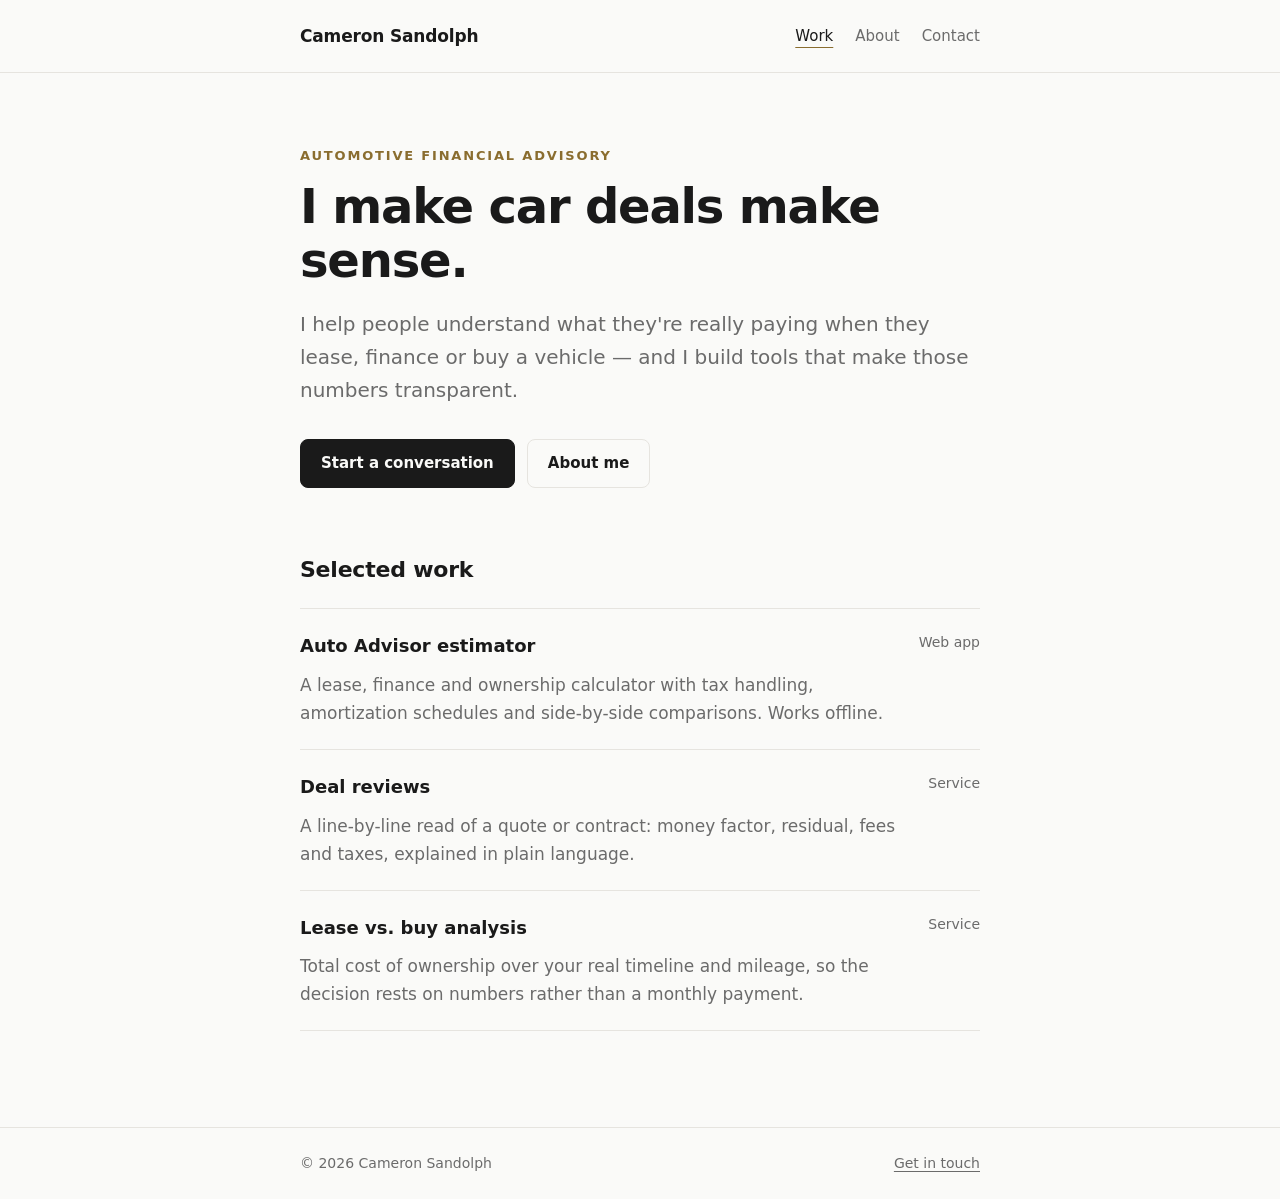
<file: portfolio/index.html>
<!doctype html>
<html lang="en">
<head>
<meta charset="utf-8">
<meta name="viewport" content="width=device-width, initial-scale=1">
<title>Cameron Sandolph — Portfolio</title>
<meta name="description" content="Automotive financial advisor. Clear, honest numbers for buying, leasing and financing vehicles.">
<link rel="stylesheet" href="styles.css">
</head>
<body>
<a class="skip" href="#main">Skip to content</a>
<header class="site-header">
  <div class="wrap">
    <a class="brand" href="index.html">Cameron Sandolph</a>
    <nav aria-label="Main">
      <ul class="nav">
        <li><a href="index.html" aria-current="page">Work</a></li>
        <li><a href="about.html">About</a></li>
        <li><a href="contact.html">Contact</a></li>
      </ul>
    </nav>
  </div>
</header>
<main id="main">
  <div class="wrap">
    <p class="eyebrow">Automotive financial advisory</p>
    <h1>I make car deals make sense.</h1>
    <p class="lede">I help people understand what they're really paying when they lease, finance or buy a vehicle — and I build tools that make those numbers transparent.</p>
    <div class="actions">
      <a class="button" href="contact.html">Start a conversation</a>
      <a class="button ghost" href="about.html">About me</a>
    </div>

    <h2>Selected work</h2>
    <ul class="projects">
      <li>
        <a href="../index.html">
          <h3>Auto Advisor estimator</h3>
          <span class="meta">Web app</span>
          <p>A lease, finance and ownership calculator with tax handling, amortization schedules and side-by-side comparisons. Works offline.</p>
        </a>
      </li>
      <li>
        <a href="contact.html">
          <h3>Deal reviews</h3>
          <span class="meta">Service</span>
          <p>A line-by-line read of a quote or contract: money factor, residual, fees and taxes, explained in plain language.</p>
        </a>
      </li>
      <li>
        <a href="contact.html">
          <h3>Lease vs. buy analysis</h3>
          <span class="meta">Service</span>
          <p>Total cost of ownership over your real timeline and mileage, so the decision rests on numbers rather than a monthly payment.</p>
        </a>
      </li>
    </ul>
  </div>
</main>
<footer class="site-footer">
  <div class="wrap">
    <span>&copy; <span data-year>2026</span> Cameron Sandolph</span>
    <a href="contact.html">Get in touch</a>
  </div>
</footer>
<script>document.querySelectorAll('[data-year]').forEach(function (el) { el.textContent = new Date().getFullYear(); });</script>
</body>
</html>
</file>
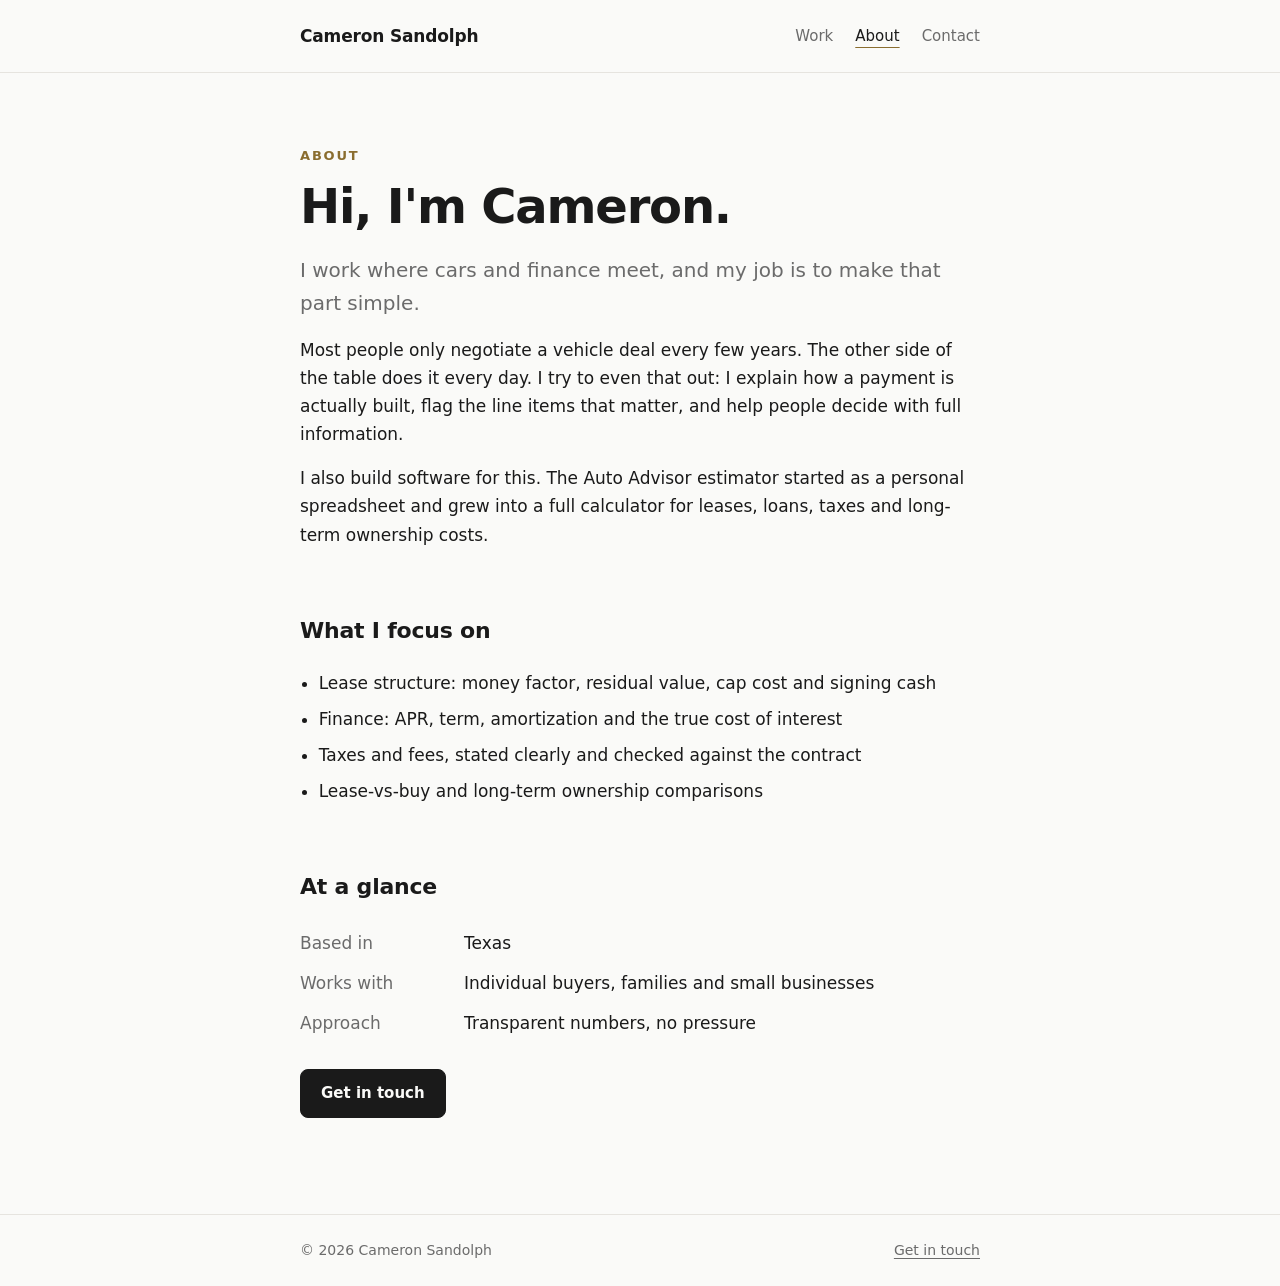
<file: portfolio/about.html>
<!doctype html>
<html lang="en">
<head>
<meta charset="utf-8">
<meta name="viewport" content="width=device-width, initial-scale=1">
<title>About — Cameron Sandolph</title>
<meta name="description" content="About Cameron Sandolph, automotive financial advisor.">
<link rel="stylesheet" href="styles.css">
</head>
<body>
<a class="skip" href="#main">Skip to content</a>
<header class="site-header">
  <div class="wrap">
    <a class="brand" href="index.html">Cameron Sandolph</a>
    <nav aria-label="Main">
      <ul class="nav">
        <li><a href="index.html">Work</a></li>
        <li><a href="about.html" aria-current="page">About</a></li>
        <li><a href="contact.html">Contact</a></li>
      </ul>
    </nav>
  </div>
</header>
<main id="main">
  <div class="wrap">
    <p class="eyebrow">About</p>
    <h1>Hi, I'm Cameron.</h1>
    <p class="lede">I work where cars and finance meet, and my job is to make that part simple.</p>

    <p>Most people only negotiate a vehicle deal every few years. The other side of the table does it every day. I try to even that out: I explain how a payment is actually built, flag the line items that matter, and help people decide with full information.</p>
    <p>I also build software for this. The Auto Advisor estimator started as a personal spreadsheet and grew into a full calculator for leases, loans, taxes and long-term ownership costs.</p>

    <h2>What I focus on</h2>
    <ul class="list">
      <li>Lease structure: money factor, residual value, cap cost and signing cash</li>
      <li>Finance: APR, term, amortization and the true cost of interest</li>
      <li>Taxes and fees, stated clearly and checked against the contract</li>
      <li>Lease-vs-buy and long-term ownership comparisons</li>
    </ul>

    <h2>At a glance</h2>
    <dl class="facts">
      <dt>Based in</dt><dd>Texas</dd>
      <dt>Works with</dt><dd>Individual buyers, families and small businesses</dd>
      <dt>Approach</dt><dd>Transparent numbers, no pressure</dd>
    </dl>

    <div class="actions">
      <a class="button" href="contact.html">Get in touch</a>
    </div>
  </div>
</main>
<footer class="site-footer">
  <div class="wrap">
    <span>&copy; <span data-year>2026</span> Cameron Sandolph</span>
    <a href="contact.html">Get in touch</a>
  </div>
</footer>
<script>document.querySelectorAll('[data-year]').forEach(function (el) { el.textContent = new Date().getFullYear(); });</script>
</body>
</html>
</file>
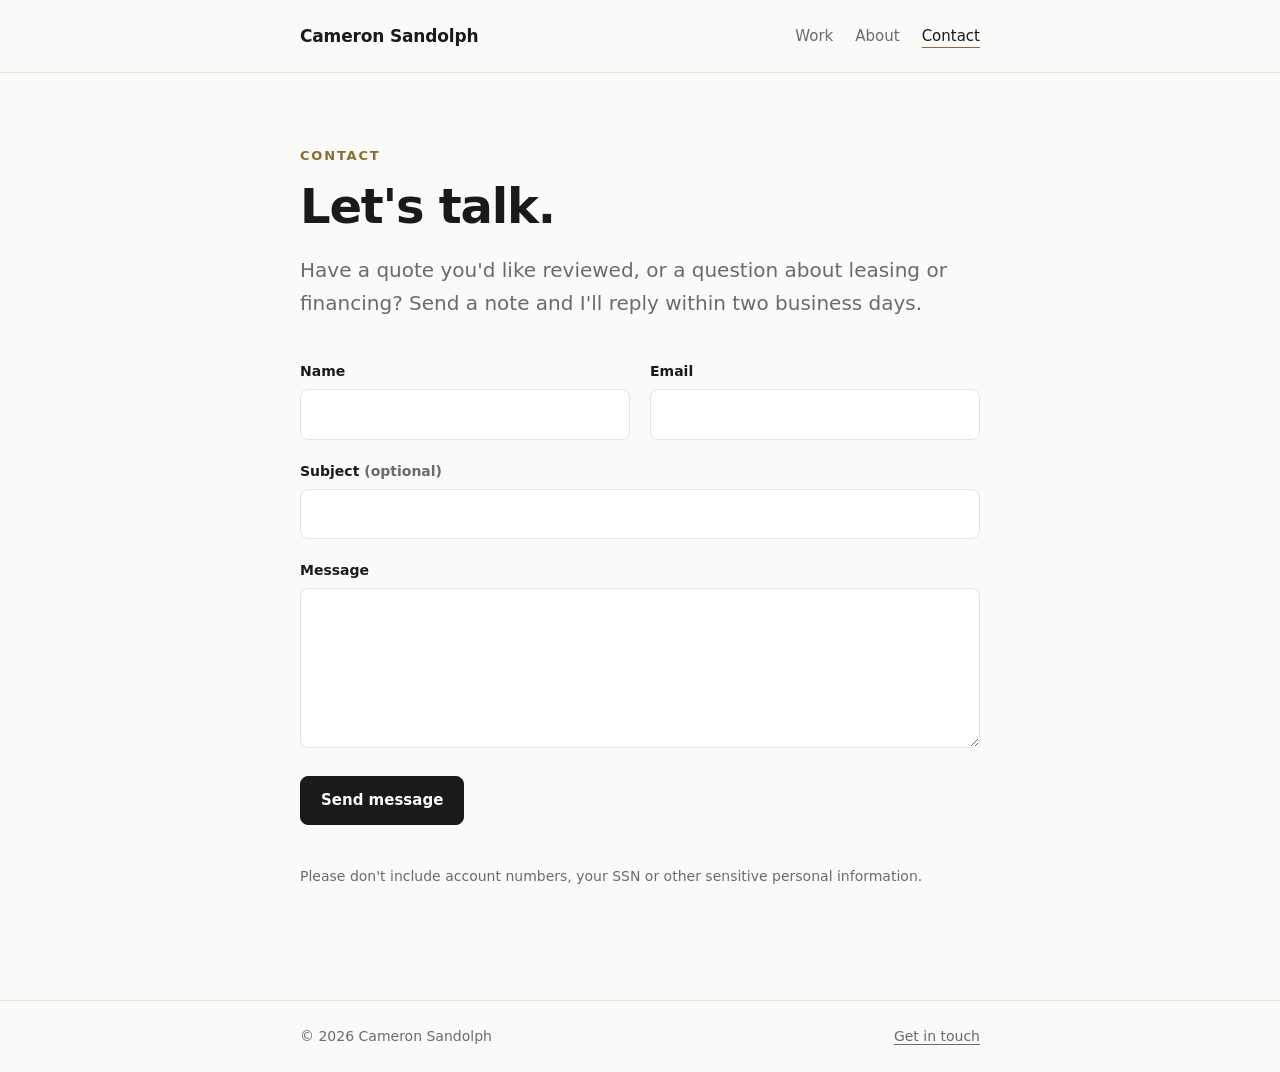
<file: portfolio/contact.html>
<!doctype html>
<html lang="en">
<head>
<meta charset="utf-8">
<meta name="viewport" content="width=device-width, initial-scale=1">
<title>Contact — Cameron Sandolph</title>
<meta name="description" content="Send Cameron Sandolph a message.">
<link rel="stylesheet" href="styles.css">
</head>
<body>
<a class="skip" href="#main">Skip to content</a>
<header class="site-header">
  <div class="wrap">
    <a class="brand" href="index.html">Cameron Sandolph</a>
    <nav aria-label="Main">
      <ul class="nav">
        <li><a href="index.html">Work</a></li>
        <li><a href="about.html">About</a></li>
        <li><a href="contact.html" aria-current="page">Contact</a></li>
      </ul>
    </nav>
  </div>
</header>
<main id="main">
  <div class="wrap">
    <p class="eyebrow">Contact</p>
    <h1>Let's talk.</h1>
    <p class="lede">Have a quote you'd like reviewed, or a question about leasing or financing? Send a note and I'll reply within two business days.</p>

    <!--
      To deliver messages, set data-endpoint to a form service URL (for example a
      Formspree endpoint: https://formspree.io/f/xxxxxxx). Without one, the form
      opens the visitor's email app addressed to data-email.
    -->
    <form class="form" id="contact-form" novalidate
          data-endpoint=""
          data-email="hello@example.com">
      <div class="row">
        <div class="field">
          <label for="name">Name</label>
          <input id="name" name="name" type="text" autocomplete="name" required aria-describedby="name-error">
          <p class="error" id="name-error" aria-live="polite"></p>
        </div>
        <div class="field">
          <label for="email">Email</label>
          <input id="email" name="email" type="email" autocomplete="email" required aria-describedby="email-error">
          <p class="error" id="email-error" aria-live="polite"></p>
        </div>
      </div>
      <div class="field">
        <label for="subject">Subject <span class="note">(optional)</span></label>
        <input id="subject" name="subject" type="text">
      </div>
      <div class="field">
        <label for="message">Message</label>
        <textarea id="message" name="message" required minlength="10" aria-describedby="message-error"></textarea>
        <p class="error" id="message-error" aria-live="polite"></p>
      </div>
      <div class="hp" aria-hidden="true">
        <label for="company">Leave this field empty</label>
        <input id="company" name="company" type="text" tabindex="-1" autocomplete="off">
      </div>
      <div>
        <button class="button" type="submit">Send message</button>
      </div>
      <p class="status" id="form-status" role="status" aria-live="polite"></p>
      <p class="note">Please don't include account numbers, your SSN or other sensitive personal information.</p>
    </form>
  </div>
</main>
<script src="contact.js"></script>
<footer class="site-footer">
  <div class="wrap">
    <span>&copy; <span data-year>2026</span> Cameron Sandolph</span>
    <a href="contact.html">Get in touch</a>
  </div>
</footer>
<script>document.querySelectorAll('[data-year]').forEach(function (el) { el.textContent = new Date().getFullYear(); });</script>
</body>
</html>
</file>
<file: portfolio/styles.css>
:root {
  --bg: #fafaf8;
  --surface: #ffffff;
  --text: #1a1a1a;
  --muted: #6b6b6b;
  --line: #e6e4df;
  --accent: #8a6d2f;
  --accent-ink: #ffffff;
  --error: #b42318;
  --success: #1f7a4d;
  --max: 720px;
  color-scheme: light;
}
@media (prefers-color-scheme: dark) {
  :root {
    --bg: #111213;
    --surface: #18191b;
    --text: #ededeb;
    --muted: #9c9b98;
    --line: #2b2c2e;
    --accent: #d9b96e;
    --accent-ink: #18140b;
    --error: #f97066;
    --success: #47cd89;
    color-scheme: dark;
  }
}

*, *::before, *::after { box-sizing: border-box; }
html { -webkit-text-size-adjust: 100%; }
body {
  margin: 0;
  background: var(--bg);
  color: var(--text);
  font: 17px/1.65 ui-sans-serif, system-ui, -apple-system, "Segoe UI", sans-serif;
  min-height: 100vh;
  display: flex;
  flex-direction: column;
}
a { color: inherit; text-underline-offset: 3px; text-decoration-thickness: 1px; }
a:hover { color: var(--accent); }
:focus-visible { outline: 2px solid var(--accent); outline-offset: 3px; border-radius: 2px; }

.skip { position: absolute; left: -999px; }
.skip:focus { left: 16px; top: 16px; background: var(--surface); padding: 8px 12px; z-index: 10; }

.wrap { width: 100%; max-width: var(--max); margin: 0 auto; padding: 0 20px; }

/* Header */
.site-header { border-bottom: 1px solid var(--line); }
.site-header .wrap { display: flex; align-items: center; justify-content: space-between; gap: 16px; padding-top: 22px; padding-bottom: 22px; }
.brand { font-weight: 650; text-decoration: none; letter-spacing: -0.01em; }
.nav { display: flex; gap: 22px; list-style: none; margin: 0; padding: 0; font-size: 15px; }
.nav a { text-decoration: none; color: var(--muted); }
.nav a:hover, .nav a[aria-current="page"] { color: var(--text); }
.nav a[aria-current="page"] { text-decoration: underline; text-decoration-color: var(--accent); text-underline-offset: 6px; }

/* Main */
main { flex: 1; padding: 72px 0 96px; }
.eyebrow { font-size: 13px; letter-spacing: 0.14em; text-transform: uppercase; color: var(--accent); font-weight: 600; margin: 0 0 14px; }
h1 { font-size: clamp(34px, 6vw, 48px); line-height: 1.12; letter-spacing: -0.025em; margin: 0 0 20px; font-weight: 650; }
h2 { font-size: 22px; letter-spacing: -0.01em; margin: 64px 0 20px; font-weight: 620; }
h3 { font-size: 18px; margin: 0 0 6px; font-weight: 620; }
p { margin: 0 0 16px; }
.lede { font-size: 20px; color: var(--muted); max-width: 34em; }

.button {
  display: inline-block; text-decoration: none; font: inherit; font-size: 15px; font-weight: 600;
  padding: 11px 20px; border-radius: 8px; border: 1px solid var(--text);
  background: var(--text); color: var(--bg); cursor: pointer;
}
.button:hover { background: var(--accent); border-color: var(--accent); color: var(--accent-ink); }
.button.ghost { background: transparent; color: var(--text); border-color: var(--line); }
.button.ghost:hover { border-color: var(--text); color: var(--text); background: transparent; }
.button[disabled] { opacity: .6; cursor: progress; }
.actions { display: flex; flex-wrap: wrap; gap: 12px; margin-top: 32px; }

/* Project list */
.projects { list-style: none; margin: 0; padding: 0; border-top: 1px solid var(--line); }
.projects li { border-bottom: 1px solid var(--line); }
.projects a { display: grid; grid-template-columns: 1fr auto; gap: 4px 24px; padding: 22px 0; text-decoration: none; }
.projects a:hover h3 { color: var(--accent); }
.projects p { color: var(--muted); margin: 0; grid-column: 1; }
.projects .meta { grid-column: 2; grid-row: 1; color: var(--muted); font-size: 14px; white-space: nowrap; }

/* About */
.facts { display: grid; grid-template-columns: 140px 1fr; gap: 12px 24px; margin: 0; padding-top: 4px; }
.facts dt { color: var(--muted); }
.facts dd { margin: 0; }
.list { padding-left: 1.1em; margin: 0; }
.list li { margin-bottom: 8px; }

/* Form */
.form { display: grid; gap: 20px; margin-top: 40px; }
.row { display: grid; grid-template-columns: 1fr 1fr; gap: 20px; }
.field label { display: block; font-size: 14px; font-weight: 600; margin-bottom: 6px; }
.field input, .field textarea {
  width: 100%; font: inherit; font-size: 16px; color: var(--text);
  background: var(--surface); border: 1px solid var(--line); border-radius: 8px; padding: 11px 13px;
}
.field textarea { min-height: 160px; resize: vertical; }
.field input:focus, .field textarea:focus { outline: none; border-color: var(--accent); box-shadow: 0 0 0 3px color-mix(in srgb, var(--accent) 22%, transparent); }
.field [aria-invalid="true"] { border-color: var(--error); }
.error { color: var(--error); font-size: 14px; margin: 6px 0 0; min-height: 0; }
.error:empty { display: none; }
.hp { position: absolute; left: -10000px; width: 1px; height: 1px; overflow: hidden; }
.status { font-size: 15px; margin: 0; }
.status.ok { color: var(--success); }
.status.bad { color: var(--error); }
.note { font-size: 14px; color: var(--muted); }

/* Footer */
.site-footer { border-top: 1px solid var(--line); font-size: 14px; color: var(--muted); }
.site-footer .wrap { display: flex; justify-content: space-between; gap: 16px; flex-wrap: wrap; padding-top: 24px; padding-bottom: 24px; }
.site-footer a { color: var(--muted); }

@media (max-width: 560px) {
  body { font-size: 16px; }
  main { padding: 48px 0 72px; }
  .site-header .wrap { flex-direction: column; align-items: flex-start; gap: 10px; }
  .row { grid-template-columns: 1fr; }
  .facts { grid-template-columns: 1fr; gap: 2px; }
  .facts dd { margin-bottom: 12px; }
  .projects a { grid-template-columns: 1fr; }
  .projects .meta { grid-column: 1; grid-row: auto; }
}
</file>
